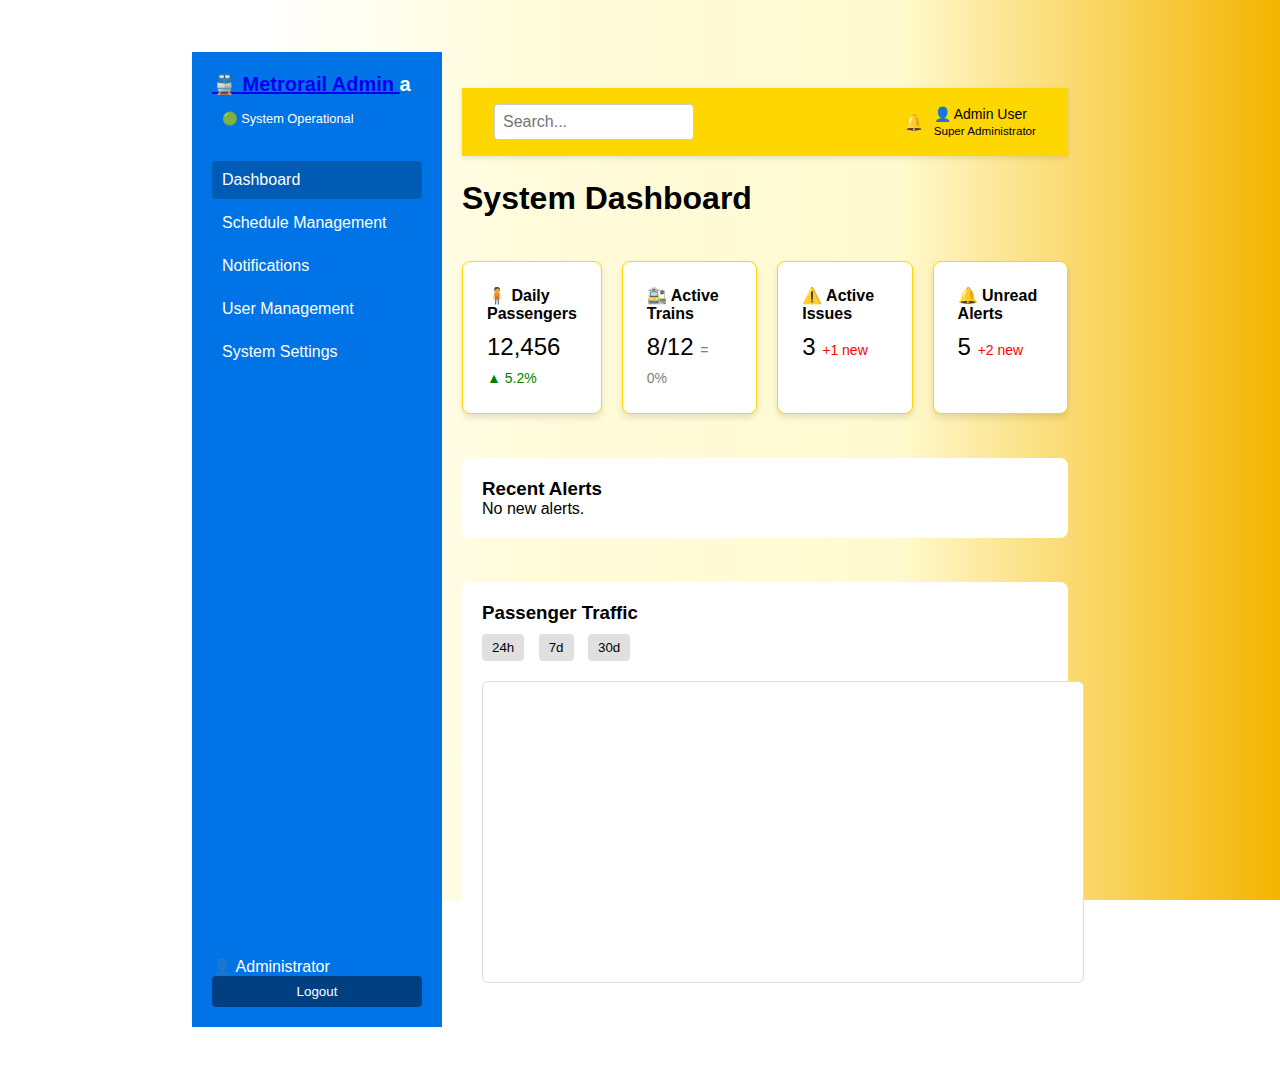
<file: ADMIN PAGE/index.html>
<!DOCTYPE html>
<html lang="en">
<head>
  <meta charset="UTF-8" />
  <meta name="viewport" content="width=device-width, initial-scale=1.0"/>
  <title>Metrorail Admin Dashboard</title>
  <link rel="stylesheet" href="cascading stylesheet/styles.css"/>
</head>
<body>
  <div class="container">

    <aside class="sidebar">
      <div class="brand"> <a href="../index.html">🚆 Metrorail Admin </a>a</div>
      <p class="status">🟢 System Operational</p>
      <nav>
        <a href="index.html" class="active">Dashboard</a>
        <a href="schedule.html">Schedule Management</a>
        <a href="notification.html">Notifications</a>
        <a href="User management.html">User Management</a>
        <a href="system-settings.html">System Settings</a>
      </nav>
      <div class="logout">
        <p>👤 Administrator</p>
        <button onclick="location.href='../login.html'">Logout</button>
      </div>
    </aside>

    <main class="dashboard">
      <header>
        <input type="search" placeholder="Search..." />
        <div class="user-info">
          <span>🔔</span>
          <span class="admin-user">👤 Admin User<br><small>Super Administrator</small></span>
        </div>
      </header>

      <h1>System Dashboard</h1>
      <div class="cards">
        <div class="card">
          <h3>🧍 Daily Passengers</h3>
          <p class="value">12,456 <span class="up">▲ 5.2%</span></p>
        </div>
        <div class="card">
          <h3>🚉 Active Trains</h3>
          <p class="value">8/12 <span class="neutral">= 0%</span></p>
        </div>
        <div class="card">
          <h3>⚠️ Active Issues</h3>
          <p class="value">3 <span class="new">+1 new</span></p>
        </div>
        <div class="card">
          <h3>🔔 Unread Alerts</h3>
          <p class="value">5 <span class="new">+2 new</span></p>
        </div>
      </div>

      <div class="system-section">
        <div class="system-box">
          <h3>Recent Alerts</h3>
          <p>No new alerts.</p>
        </div>
       
      </div>

      <div class="traffic">
        <h3>Passenger Traffic</h3>
        <div class="range-buttons">
          <button onclick="selectRange('24h')">24h</button>
          <button onclick="selectRange('7d')">7d</button>
          <button onclick="selectRange('30d')">30d</button>
        </div>
        <div id="traffic-chart-container">
			<canvas id="traffic-chart" width="600" height="300"></canvas>
		</div>
      </div>
    </main>
  </div>

  <script src="javascript/script.js"></script>
</body>
</html>
</file>
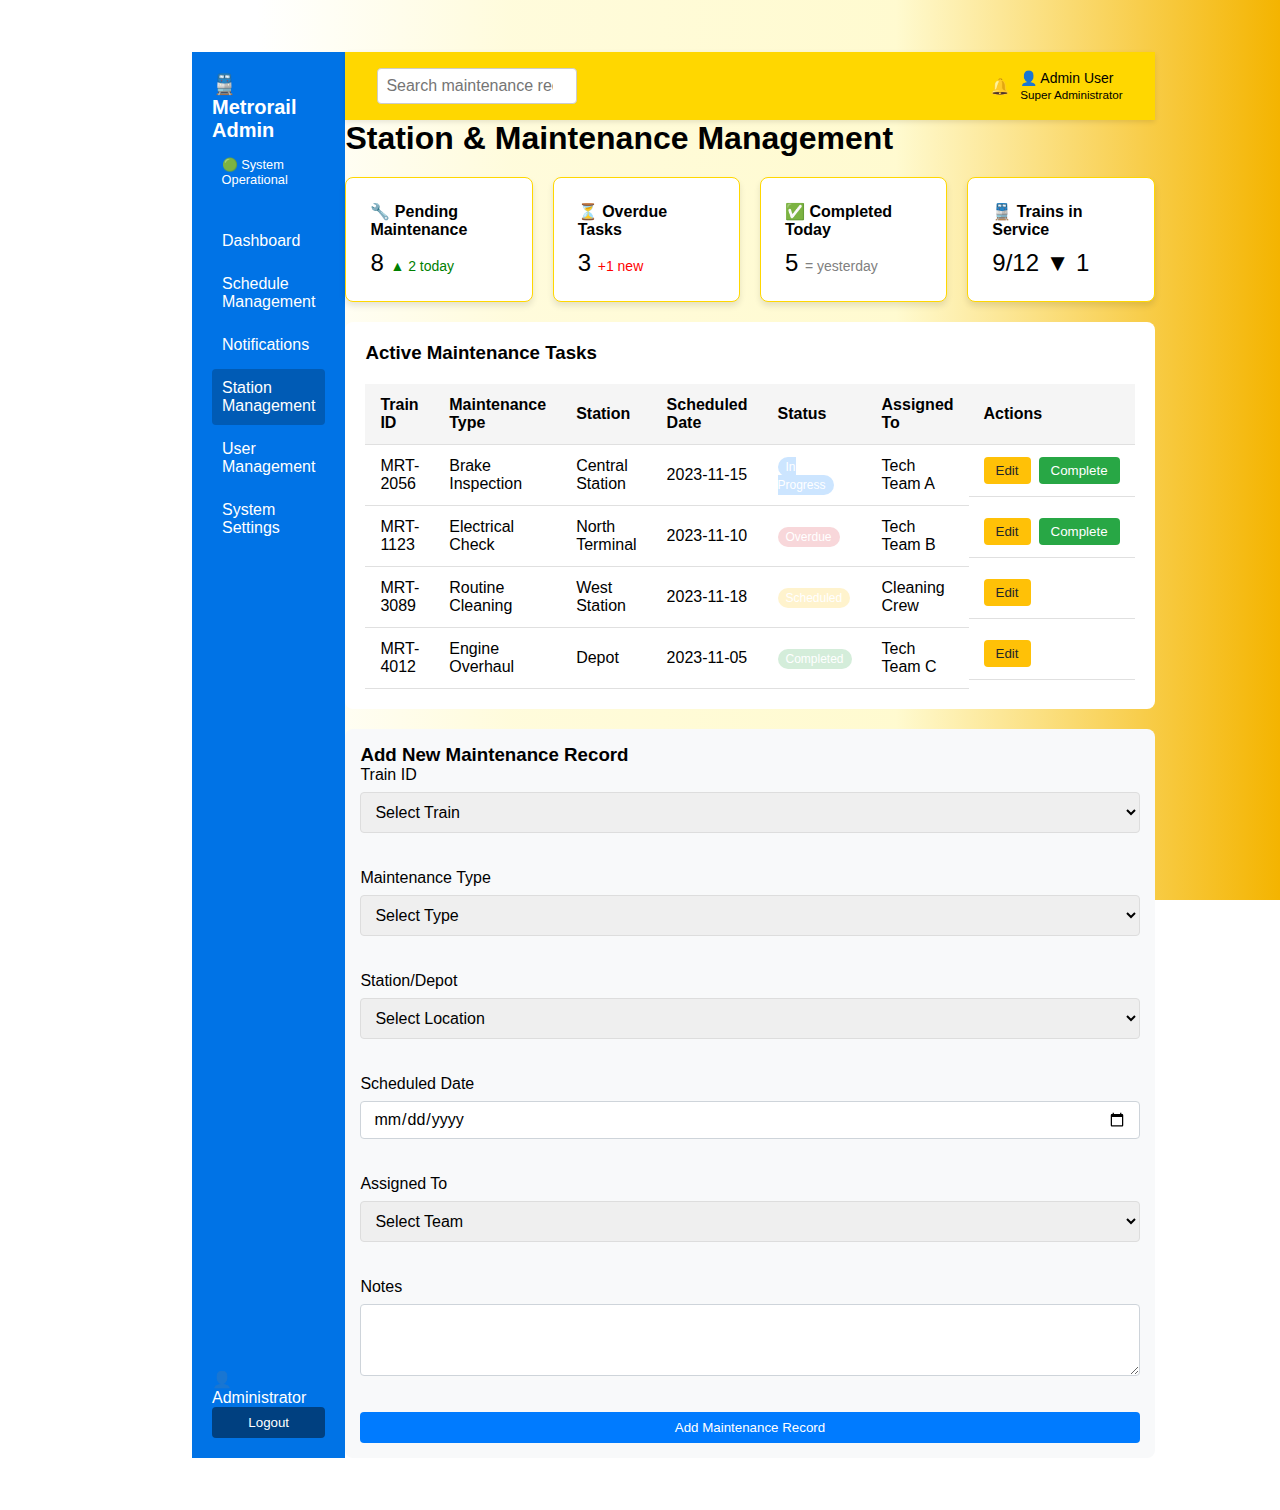
<file: ADMIN PAGE/station.html>
<!DOCTYPE html>
<html lang="en">
<head>
  <meta charset="UTF-8" />
  <meta name="viewport" content="width=device-width, initial-scale=1.0"/>
  <title>Station Management</title>
  <link rel="stylesheet" href="cascading stylesheet/station.css" />
  <link rel="stylesheet" href="cascading stylesheet/styles.css"/>
 
</head>
<body>
  <div class="container">
    <!-- Sidebar navigation section  -->
    <aside class="sidebar">
      <div class="brand">🚆 Metrorail Admin</div>
      <p class="status">🟢 System Operational</p>
      <nav>
        <a href="index.html">Dashboard</a>
        <a href="schedule.html">Schedule Management</a>
        <a href="Notification.html">Notifications</a>
        <a href="station.html" class="active">Station Management</a>
        <a href="user management.html">User Management</a>
        <a href="system-settings.html">System Settings</a>
      </nav>
      <div class="logout">
        <p>👤 Administrator</p>
        <button>Logout</button>
      </div>
    </aside>

    <!-- The main section were trains are monitered based on availability -->
    <main class="station maintenance">
      <header>
        <input type="search" placeholder="Search maintenance records..." />
        <div class="user-info">
          <span>🔔</span>
          <span class="admin-user">👤 Admin User<br><small>Super Administrator</small></span>
        </div>
      </header>

      <h1>Station & Maintenance Management</h1>
      
      <div class="cards">
        <div class="card">
          <h3>🔧 Pending Maintenance</h3>
          <p class="value">8 <span class="up">▲ 2 today</span></p>
        </div>
        <div class="card">
          <h3>⏳ Overdue Tasks</h3>
          <p class="value">3 <span class="new">+1 new</span></p>
        </div>
        <div class="card">
          <h3>✅ Completed Today</h3>
          <p class="value">5 <span class="neutral">= yesterday</span></p>
        </div>
        <div class="card">
          <h3>🚆 Trains in Service</h3>
          <p class="value">9/12 <span class="down">▼ 1</span></p>
        </div>
      </div>
    <!--The trains that are not available -->
      <div class="system-section">
        <div class="system-box">
          <h3>Active Maintenance Tasks</h3>
          <table class="maintenance-table">
            <thead>
              <tr>
                <th>Train ID</th>
                <th>Maintenance Type</th>
                <th>Station</th>
                <th>Scheduled Date</th>
                <th>Status</th>
                <th>Assigned To</th>
                <th>Actions</th>
              </tr>
            </thead>
            <tbody>
              <tr>
                <td>MRT-2056</td>
                <td>Brake Inspection</td>
                <td>Central Station</td>
                <td>2023-11-15</td>
                <td><span class="status-badge status-in-progress">In Progress</span></td>
                <td>Tech Team A</td>
                <td class="action-buttons">
                  <button class="edit-btn">Edit</button>
                  <button class="complete-btn">Complete</button>
                </td>
              </tr>
              <tr>
                <td>MRT-1123</td>
                <td>Electrical Check</td>
                <td>North Terminal</td>
                <td>2023-11-10</td>
                <td><span class="status-badge status-overdue">Overdue</span></td>
                <td>Tech Team B</td>
                <td class="action-buttons">
                  <button class="edit-btn">Edit</button>
                  <button class="complete-btn">Complete</button>
                </td>
              </tr>
              <tr>
                <td>MRT-3089</td>
                <td>Routine Cleaning</td>
                <td>West Station</td>
                <td>2023-11-18</td>
                <td><span class="status-badge status-scheduled">Scheduled</span></td>
                <td>Cleaning Crew</td>
                <td class="action-buttons">
                  <button class="edit-btn">Edit</button>
                </td>
              </tr>
              <tr>
                <td>MRT-4012</td>
                <td>Engine Overhaul</td>
                <td>Depot</td>
                <td>2023-11-05</td>
                <td><span class="status-badge status-completed">Completed</span></td>
                <td>Tech Team C</td>
                <td class="action-buttons">
                  <button class="edit-btn">Edit</button>
                </td>
              </tr>
            </tbody>
          </table>
        </div>
      </div>

      <div class="add-maintenance">
        <h3>Add New Maintenance Record</h3>
        <form id="maintenance-form">
          <div class="form-group">
            <label for="train-id">Train ID</label>
            <select id="train-id" required>
              <option value="">Select Train</option>
              <option value="MRT-2056">MRT-2056</option>
              <option value="MRT-1123">MRT-1123</option>
              <option value="MRT-3089">MRT-3089</option>
              <option value="MRT-4012">MRT-4012</option>
              <option value="MRT-5077">MRT-5077</option>
            </select>
          </div>
          <!-- The reason for maitanance-->
          <div class="form-group">
            <label for="maintenance-type">Maintenance Type</label>
            <select id="maintenance-type" required>
              <option value="">Select Type</option>
              <option value="Brake Inspection">Brake Inspection</option>
              <option value="Electrical Check">Electrical Check</option>
              <option value="Routine Cleaning">Routine Cleaning</option>
              <option value="Engine Overhaul">Engine Overhaul</option>
              <option value="Wheel Alignment">Wheel Alignment</option>
              <option value="Other">Other</option>
            </select>
          </div>
          <!--The station where it will be serviced-->
          <div class="form-group">
            <label for="station">Station/Depot</label>
            <select id="station" required>
              <option value="">Select Location</option>
              <option value="Central Station">Central Station</option>
              <option value="North Terminal">North Terminal</option>
              <option value="West Station">West Station</option>
              <option value="East Hub">East Hub</option>
              <option value="Depot">Depot</option>
            </select>
          </div>
          
          <div class="form-group">
            <label for="scheduled-date">Scheduled Date</label>
            <input type="date" id="scheduled-date" required>
          </div>
          <!--The team that will service the train-->
          <div class="form-group">
            <label for="assigned-to">Assigned To</label>
            <select id="assigned-to" required>
              <option value="">Select Team</option>
              <option value="Tech Team A">Tech Team A</option>
              <option value="Tech Team B">Tech Team B</option>
              <option value="Tech Team C">Tech Team C</option>
              <option value="Cleaning Crew">Cleaning Crew</option>
              <option value="External Vendor">External Vendor</option>
            </select>
          </div>
          
          <div class="form-group">
            <label for="notes">Notes</label>
            <textarea id="notes" rows="3"></textarea>
          </div>
          
          <button type="submit" class="submit-btn">Add Maintenance Record</button>
        </form>
      </div>
    </main>
  </div>

  <script src="javascript/station.js"></script>
 
</body>

</html>
</file>
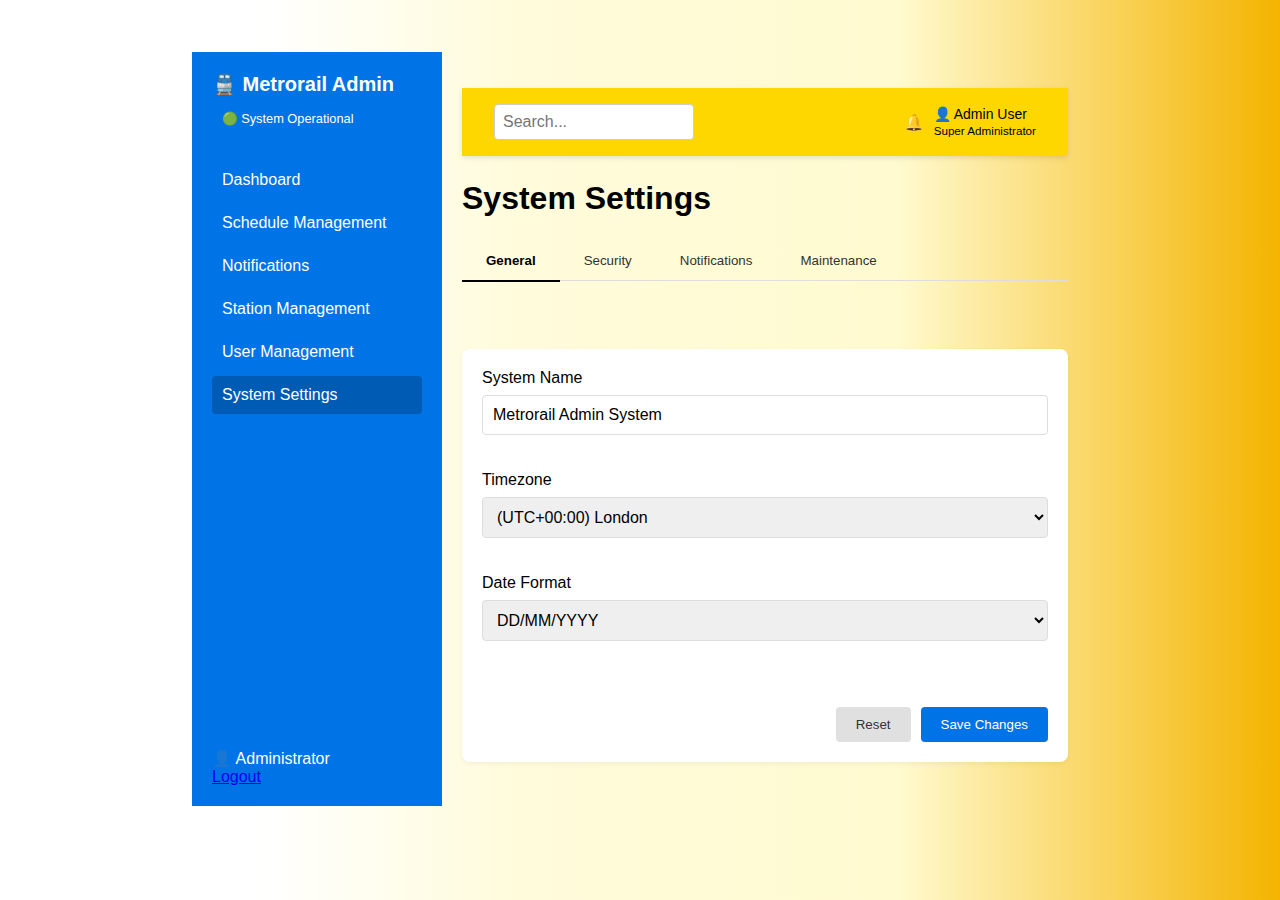
<file: ADMIN PAGE/system-settings.html>
<!DOCTYPE html>
<html lang="en">
<head>
  <meta charset="UTF-8" />
  <meta name="viewport" content="width=device-width, initial-scale=1.0"/>
  <title>System Settings | Metrorail Admin</title>
  <link rel="stylesheet" href="cascading stylesheet/styles.css" />
</head>
<body>
  <div class="container">
    <!-- Sidebar navigation section -->
    <aside class="sidebar">
      <div class="brand">🚆 Metrorail Admin</div>
      <p class="status">🟢 System Operational</p>
      <nav>
        <a href="index.html">Dashboard</a>
        <a href="schedule.html">Schedule Management</a>
        <a href="notification.html">Notifications</a>
        <a href="station.html">Station Management</a>
        <a href="User management.html">User Management</a>
        <a href="system-settings.html" class="active">System Settings</a>
      </nav>
      <div class="logout">
        <p>👤 Administrator</p>
		<a href="login.html" class="button">Logout</a>
      </div>
    </aside>

    <!-- the main contentent were settings functions will take place-->
    <main class="dashboard">
      <header>
        <input type="search" placeholder="Search..." />
        <div class="user-info">
          <span>🔔</span>
          <span class="admin-user">👤 Admin User<br><small>Super Administrator</small></span>
        </div>
      </header>

      <h1>System Settings</h1>
      
      <div class="settings-tabs">
        <button class="tab-btn active" onclick="openTab('general')">General</button>
        <button class="tab-btn" onclick="openTab('security')">Security</button>
        <button class="tab-btn" onclick="openTab('notifications')">Notifications</button>
        <button class="tab-btn" onclick="openTab('maintenance')">Maintenance</button>
      </div>

      <div id="general" class="tab-content active">
        <form class="settings-form">
          <div class="form-group">
            <label for="system-name">System Name</label>
            <input type="text" id="system-name" value="Metrorail Admin System">
          </div>
          
          <div class="form-group">
            <label for="timezone">Timezone</label>
            <select id="timezone">
              <option selected>(UTC+00:00) London</option>
              <option>(UTC-05:00) Eastern Time</option>
              <option>(UTC+08:00) Beijing</option>
            </select>
          </div>
          
          <div class="form-group">
            <label for="date-format">Date Format</label>
            <select id="date-format">
              <option selected>DD/MM/YYYY</option>
              <option>MM/DD/YYYY</option>
              <option>YYYY-MM-DD</option>
            </select>
          </div>
       
          <div class="form-actions">
			<button type="button" class="btn-secondary" data-tab="general">Reset</button>
			<button type="submit" class="btn-primary">Save Changes</button>
		  </div>
        </form>
      </div>

      <div id="security" class="tab-content">
        <form class="settings-form">
          <div class="form-group">
            <label for="session-timeout">Session Timeout (minutes)</label>
            <input type="number" id="session-timeout" value="30" min="5" max="240">
          </div>
          
          <div class="form-group">
            <label for="login-attempts">Max Login Attempts</label>
            <input type="number" id="login-attempts" value="5" min="1" max="10">
          </div>
          
          <div class="form-group">
            <label for="password-expiry">Password Expiry (days)</label>
            <input type="number" id="password-expiry" value="90" min="7" max="365">
          </div>
          
          <div class="form-group">
            <label>Password Requirements</label>
            <div class="checkbox-group">
              <label><input type="checkbox" checked> Minimum 8 characters</label>
              <label><input type="checkbox" checked> Require uppercase</label>
              <label><input type="checkbox" checked> Require number</label>
              <label><input type="checkbox"> Require special character</label>
            </div>
          </div>
          
          <div class="form-actions">
            <button type="button" class="btn-secondary">Reset</button>
            <button type="submit" class="btn-primary">Save Changes</button>
          </div>
        </form>
      </div>

      <div id="notifications" class="tab-content">
        <form class="settings-form">
          <div class="form-group">
            <label>Notification Preferences</label>
            <div class="checkbox-group">
              <label><input type="checkbox" checked> Email notifications</label>
              <label><input type="checkbox" checked> System alerts</label>
              <label><input type="checkbox"> SMS notifications</label>
              <label><input type="checkbox" checked> Push notifications</label>
            </div>
          </div>
          
          <div class="form-group">
            <label for="alert-email">Alert Email Address</label>
            <input type="email" id="alert-email" value="alerts@metrorail.example.com">
          </div>
          
          <div class="form-group">
            <label for="notification-sound">Notification Sound</label>
            <select id="notification-sound">
              <option selected>Default</option>
              <option>Chime</option>
              <option>Bell</option>
              <option>None</option>
            </select>
          </div>
          
          <div class="form-actions">
            <button type="button" class="btn-secondary">Reset</button>
            <button type="submit" class="btn-primary">Save Changes</button>
          </div>
        </form>
      </div>

      <div id="maintenance" class="tab-content">
        <div class="maintenance-actions">
          <div class="action-card">
            <h3>Database Backup</h3>
            <p>Last backup: 2 hours ago</p>
            <button class="btn-primary">Run Backup Now</button>
          </div>
          
          <div class="action-card">
            <h3>System Logs</h3>
            <p>Log size: 45.2 MB</p>
            <button class="btn-primary">Download Logs</button>
          </div>
          
          <div class="action-card">
            <h3>Cache Management</h3>
            <p>Cache size: 12.7 MB</p>
            <button class="btn-primary">Clear Cache</button>
          </div>
        </div>
        
        <div class="system-info">
          <h3>System Information</h3>
          <table>
            <tr>
              <td>System Version</td>
              <td>v2.4.1</td>
            </tr>
            <tr>
              <td>Last Update</td>
              <td>2023-11-15</td>
            </tr>
            <tr>
              <td>Server Uptime</td>
              <td>7 days 3 hours</td>
            </tr>
            <tr>
              <td>Database Version</td>
              <td>MySQL 8.0.32</td>
            </tr>
          </table>
        </div>
      </div>
    </main>
  </div>

  <script src="javascript/settings-script.js"></script>
</body>
</html>
</file>
<file: ADMIN PAGE/cascading stylesheet/styles.css>
* {
  margin: 0;
  padding: 0;
  box-sizing: border-box;
  font-family: 'Segoe UI', sans-serif;
}

body {
    background: linear-gradient(
		to right,
		#ffffff 0%,
		#ffffff 15%,
		rgba(255,255,255,0.8) 20%,
		rgba(255,249,196,0.6) 40%,
		rgba(255,249,196,0.8) 70%,
		#f4b400 100%);
	background-attachment: fixed;
	color: #333;
	padding: 20px;
	max-width: 1000px;
	margin: 0 auto;
	min-height: 100vh;
}

.container {
  display: flex;
  width: 100%;
}

.sidebar {
  width: 250px;
  background: #0073e6;
  color: white;
  display: flex;
  flex-direction: column;
  padding: 20px;
  height: relative;
}

.brand {
  font-size: 20px;
  font-weight: bold;
  margin-bottom: 10px;
}

.status {
  font-size: 14px;
  margin-bottom: 30px;
}

.sidebar nav a {
  display: block;
  color: white;
  text-decoration: none;
  padding: 10px;
  margin-bottom: 5px;
  border-radius: 4px;
}

.sidebar nav a.active,
.sidebar nav a:hover {
  background: #005bb5;
}

.logout {
  margin-top: auto;
}

.logout button {
  padding: 8px;
  width: 100%;
  background: #004080;
  color: white;
  border: none;
  cursor: pointer;
  border-radius: 4px;
}

.dashboard {
  flex: 1;
  padding: 20px;
}

header {
  display: flex;
  justify-content: space-between;
  align-items: center;
}

header input[type="search"] {
  padding: 8px;
  width: 200px;
  border: 1px solid #ccc;
  border-radius: 4px;
}

.user-info {
  display: flex;
  align-items: center;
  gap: 10px;
}

.admin-user {
  font-size: 14px;
}

.cards {
  display: flex;
  gap: 20px;
  margin: 20px 0;
}

.card {
  background: white;
  padding: 20px;
  border-radius: 8px;
  flex: 1;
  box-shadow: 0 2px 5px rgba(0,0,0,0.05);
}

.card h3 {
  font-size: 16px;
  margin-bottom: 10px;
}

.card .value {
  font-size: 24px;
}

.up {
  color: green;
  font-size: 14px;
}

.neutral {
  color: gray;
  font-size: 14px;
}

.new {
  color: red;
  font-size: 14px;
}

.system-section {
  display: flex;
  gap: 20px;
  margin-bottom: 20px;
}

.system-box {
  background: white;
  padding: 20px;
  border-radius: 8px;
  flex: 1;
}

.system-box ul {
  list-style: none;
  margin-top: 10px;
}

.traffic {
  background: white;
  padding: 20px;
  border-radius: 8px;
}

.range-buttons {
  margin: 10px 0;
}

.range-buttons button {
  margin-right: 10px;
  padding: 6px 10px;
  border: none;
  background: #e0e0e0;
  cursor: pointer;
  border-radius: 4px;
}

.range-buttons button:hover {
  background: #cfcfcf;
}
#traffic-chart-container {
  margin-top: 20px;
}

#traffic-chart {
  border: 1px solid #ddd;
  background: #fff;
  border-radius: 6px;
}

.settings-tabs {
  display: flex;
  border-bottom: 1px solid #ddd;
  margin-bottom: 20px;
}

.tab-btn {
  padding: 10px 20px;
  background: none;
  border: none;
  border-bottom: 3px solid transparent;
  cursor: pointer;
  font-weight: 500;
}

.tab-btn.active {
  border-bottom-color: #0073e6;
  color: #0073e6;
}

.tab-content {
  display: none;
  padding: 20px 0;
}

.tab-content.active {
  display: block;
}

.settings-form {
  background: white;
  padding: 20px;
  border-radius: 8px;
  box-shadow: 0 2px 5px rgba(0,0,0,0.05);
}

.form-group {
  margin-bottom: 20px;
}

.form-group label {
  display: block;
  margin-bottom: 8px;
  font-weight: 500;
}

.form-group input[type="text"],
.form-group input[type="email"],
.form-group input[type="number"],
.form-group select {
  width: 100%;
  padding: 10px;
  border: 1px solid #ddd;
  border-radius: 4px;
}

.checkbox-group {
  display: flex;
  flex-direction: column;
  gap: 10px;
}

.checkbox-group label {
  display: flex;
  align-items: center;
  gap: 8px;
  font-weight: normal;
}


.form-actions {
  display: flex;
  justify-content: flex-end;
  gap: 10px;
  margin-top: 30px;
}

.btn-primary {
  background: #0073e6;
  color: white;
  padding: 10px 20px;
  border: none;
  border-radius: 4px;
  cursor: pointer;
}

.btn-secondary {
  background: #e0e0e0;
  color: #333;
  padding: 10px 20px;
  border: none;
  border-radius: 4px;
  cursor: pointer;
}

.maintenance-actions {
  display: grid;
  grid-template-columns: repeat(auto-fill, minmax(250px, 1fr));
  gap: 20px;
  margin-bottom: 30px;
}

.action-card {
  background: white;
  padding: 20px;
  border-radius: 8px;
  box-shadow: 0 2px 5px rgba(0,0,0,0.05);
}

.action-card h3 {
  margin-bottom: 10px;
}

.action-card p {
  margin-bottom: 15px;
  color: #666;
}

.system-info table {
  width: 100%;
  border-collapse: collapse;
}

.system-info td {
  padding: 10px;
  border-bottom: 1px solid #eee;
}

.system-info td:first-child {
  font-weight: 500;
  width: 40%;
}
.toast-notification {
  position: fixed;
  bottom: 20px;
  right: 20px;
  background: #333;
  color: white;
  padding: 12px 24px;
  border-radius: 4px;
  box-shadow: 0 2px 10px rgba(0,0,0,0.2);
  z-index: 1000;
  animation: slide-in 0.3s ease-out;
}

.toast-notification.fade-out {
  animation: fade-out 0.3s ease-out forwards;
}

@keyframes slide-in {
  from { transform: translateY(100%); opacity: 0; }
  to { transform: translateY(0); opacity: 1; }
}

@keyframes fade-out {
  from { opacity: 1; }
  to { opacity: 0; }
}


/* Notification Center Styles */
.notification-actions {
  display: flex;
  justify-content: space-between;
  align-items: center;
  margin: 20px 0;
}

.notification-filters select {
  padding: 8px 12px;
  margin-left: 10px;
  border: 1px solid #ddd;
  border-radius: 4px;
}

.notifications-list {
  display: grid;
  gap: 15px;
}

.notification-card {
  background: white;
  padding: 20px;
  border-radius: 8px;
  box-shadow: 0 2px 5px rgba(0,0,0,0.05);
  border-left: 4px solid #ddd;
}

.notification-card.urgent {
  border-left-color: #f44336;
}

.notification-card.scheduled {
  border-left-color: #ff9800;
}

.notification-header {
  display: flex;
  justify-content: space-between;
  margin-bottom: 10px;
}

.notification-badge {
  padding: 3px 8px;
  border-radius: 12px;
  font-size: 12px;
  font-weight: bold;
  color: white;
}

.notification-badge.delay {
  background: #ff9800;
}

.notification-badge.cancellation {
  background: #f44336;
}

.notification-badge.alert {
  background: #2196F3;
}

.notification-badge.maintenance {
  background: #4CAF50;
}

.notification-time {
  font-size: 12px;
  color: #666;
}

.notification-card h3 {
  margin: 5px 0 10px;
  font-size: 16px;
}

.notification-footer {
  display: flex;
  justify-content: space-between;
  align-items: center;
  margin-top: 15px;
  padding-top: 10px;
  border-top: 1px solid #eee;
  font-size: 14px;
}

.notification-lines {
  background: #f5f5f5;
  padding: 3px 8px;
  border-radius: 4px;
}

.notification-channels {
  color: #666;
}

.btn-small {
  padding: 5px 10px;
  background: #e0e0e0;
  border: none;
  border-radius: 4px;
  cursor: pointer;
}

/* Modal Styles */
.modal {
  display: none;
  position: fixed;
  z-index: 100;
  left: 0;
  top: 0;
  width: 100%;
  height: 100%;
  background-color: rgba(0,0,0,0.4);
}

.modal-content {
  background-color: #fefefe;
  margin: 5% auto;
  padding: 25px;
  border-radius: 8px;
  width: 60%;
  max-width: 700px;
  box-shadow: 0 4px 20px rgba(0,0,0,0.15);
}

.close-modal {
  color: #aaa;
  float: right;
  font-size: 28px;
  font-weight: bold;
  cursor: pointer;
}

.close-modal:hover {
  color: #333;
}

/* Form Styles */
textarea {
  width: 100%;
  padding: 10px;
  border: 1px solid #ddd;
  border-radius: 4px;
  resize: vertical;
}

.schedule-options {
  display: flex;
  gap: 15px;
  align-items: center;
}

.schedule-options label {
  display: flex;
  align-items: center;
  gap: 5px;
}
/* Empty State */
.empty-state {
  text-align: center;
  padding: 40px 20px;
  background: #f9f9f9;
  border-radius: 8px;
  margin: 20px 0;
}

.empty-icon {
  width: 80px;
  opacity: 0.6;
  margin-bottom: 15px;
}

/* Scrollable Notifications */
.notifications-list {
  max-height: 70vh;
  overflow-y: auto;
  padding-right: 10px;
}

/* Train Selection */
.train-selection {
  display: flex;
  gap: 10px;
  margin-bottom: 10px;
}

.train-selection select {
  flex: 1;
  padding: 8px;
}

.selected-items {
  display: flex;
  flex-wrap: wrap;
  gap: 8px;
  margin-top: 10px;
}

.selected-train {
  background: #e3f2fd;
  padding: 5px 10px;
  border-radius: 15px;
  font-size: 13px;
  display: flex;
  align-items: center;
}

.selected-train button {
  background: none;
  border: none;
  margin-left: 5px;
  cursor: pointer;
  color: #666;
}
/* Modal Styles Update */
.modal {
  display: none;
  position: fixed;
  z-index: 100;
  left: 0;
  top: 0;
  width: 100%;
  height: 100%;
  background-color: rgba(0,0,0,0.4);
  overflow: auto; /* Changed from default */
}

.modal-content {
  background-color: #fefefe;
  margin: 2% auto; /* Reduced from 5% */
  padding: 25px;
  border-radius: 8px;
  width: 60%;
  max-width: 700px;
  max-height: 90vh; /* Added */
  overflow-y: auto; /* Added */
  box-shadow: 0 4px 20px rgba(0,0,0,0.15);
  position: relative; /* Added */
}

/* Prevent body scrolling when modal is open */
body.modal-open {
  overflow: hidden;
}
/* Notification Center Styles */
.notification-card {
  background: white;
  padding: 20px;
  border-radius: 8px;
  margin-bottom: 15px;
  box-shadow: 0 2px 5px rgba(0,0,0,0.05);
  border-left: 4px solid #ddd;
}

.notification-card.urgent {
  border-left-color: #f44336;
}

.notification-card.scheduled {
  border-left-color: #ff9800;
}

.notification-header {
  display: flex;
  justify-content: space-between;
  margin-bottom: 10px;
}

.notification-badge {
  padding: 3px 8px;
  border-radius: 12px;
  font-size: 12px;
  font-weight: bold;
  color: white;
}

.notification-badge.delay {
  background: #ff9800;
}

.notification-badge.cancellation {
  background: #f44336;
}

.notification-badge.alert {
  background: #2196F3;
}

.notification-badge.maintenance {
  background: #4CAF50;
}

.notification-time {
  font-size: 12px;
  color: #666;
}

.notification-footer {
  display: flex;
  justify-content: space-between;
  margin-top: 15px;
  padding-top: 10px;
  border-top: 1px solid #eee;
  font-size: 14px;
}

.train-selection {
  display: flex;
  gap: 10px;
  margin-bottom: 10px;
}

.selected-items {
  display: flex;
  flex-wrap: wrap;
  gap: 8px;
  margin-top: 10px;
}

.selected-train {
  background: #e3f2fd;
  padding: 5px 10px;
  border-radius: 15px;
  font-size: 13px;
  display: flex;
  align-items: center;
}

.selected-train button {
  background: none;
  border: none;
  margin-left: 5px;
  cursor: pointer;
  color: #666;
}

/* Schedule Management Styles */
.schedule-view {
  display: flex;
  flex-direction: column;
  margin-top: 20px;
}

.gantt-header {
  display: flex;
  border-bottom: 1px solid #eee;
}

.station-col {
  width: 200px;
  padding: 10px;
  font-weight: bold;
}

.time-slots {
  display: flex;
  flex: 1;
}

.time-slot {
  flex: 1;
  min-width: 60px;
  padding: 10px;
  text-align: center;
  font-size: 12px;
}

.gantt-body {
  display: flex;
  flex-direction: column;
}

.gantt-row {
  display: flex;
  border-bottom: 1px solid #f5f5f5;
}

.station-cell {
  width: 200px;
  padding: 10px;
}

.times-row {
  display: flex;
  flex: 1;
}

.time-cell {
  flex: 1;
  min-width: 60px;
  padding: 10px;
  position: relative;
}

.train-marker {
  width: 10px;
  height: 10px;
  background: #0073e6;
  border-radius: 50%;
  position: absolute;
  top: 50%;
  left: 50%;
  transform: translate(-50%, -50%);
}

.special-schedules-table {
  width: 100%;
  border-collapse: collapse;
  margin-top: 15px;
}

.special-schedules-table th,
.special-schedules-table td {
  padding: 12px;
  text-align: left;
  border-bottom: 1px solid #eee;
}

.special-schedules-table th {
  background: #f5f5f5;
  font-weight: 500;
}

.adjustment-card {
  background: white;
  padding: 15px;
  border-radius: 8px;
  margin-bottom: 15px;
  box-shadow: 0 2px 5px rgba(0,0,0,0.05);
}

.adj-header {
  display: flex;
  justify-content: space-between;
  margin-bottom: 10px;
}

.adj-type {
  padding: 3px 8px;
  border-radius: 12px;
  font-size: 12px;
  font-weight: bold;
  color: white;
}

.adj-type.delay {
  background: #ff9800;
}

.adj-type.cancellation {
  background: #f44336;
}

.adj-date {
  font-size: 12px;
  color: #666;
}

.adj-actions {
  margin-top: 10px;
  display: flex;
  justify-content: flex-end;
}

/* User Management Styles */
.users-table {
  width: 100%;
  border-collapse: collapse;
  margin-top: 20px;
}

.users-table th,
.users-table td {
  padding: 12px;
  text-align: left;
  border-bottom: 1px solid #eee;
}

.users-table th {
  background: #f5f5f5;
  font-weight: 500;
}

.role-badge {
  padding: 3px 8px;
  border-radius: 12px;
  font-size: 12px;
  color: white;
}

.role-badge.admin {
  background: #0073e6;
}

.role-badge.manager {
  background: #4CAF50;
}

.role-badge.staff {
  background: #ff9800;
}

.role-badge.maintenance {
  background: #9C27B0;
}

.status-badge {
  padding: 3px 8px;
  border-radius: 12px;
  font-size: 12px;
  color: white;
}

.status-badge.active {
  background: #4CAF50;
}

.status-badge.inactive {
  background: #f44336;
}

/* Station Management Styles */
.station-view {
  display: flex;
  gap: 20px;
  margin-top: 20px;
}

.station-list-container {
  width: 300px;
}

.station-list {
  background: white;
  border-radius: 8px;
  box-shadow: 0 2px 5px rgba(0,0,0,0.05);
  max-height: 70vh;
  overflow-y: auto;
}

.station-item {
  display: flex;
  align-items: center;
  padding: 15px;
  border-bottom: 1px solid #eee;
  cursor: pointer;
}

.station-item:hover {
  background: #f9f9f9;
}

.station-item.active {
  background: #e3f2fd;
}

.station-icon {
  font-size: 24px;
  margin-right: 15px;
}

.station-info {
  flex: 1;
}

.station-info h3 {
  font-size: 16px;
  margin-bottom: 5px;
}

.station-info p {
  font-size: 13px;
  color: #666;
}

.station-status {
  font-size: 18px;
}

.station-status.active {
  color: #4CAF50;
}

.station-status.maintenance {
  color: #ff9800;
}

.station-details {
  flex: 1;
}

.station-detail-card {
  background: white;
  padding: 20px;
  border-radius: 8px;
  box-shadow: 0 2px 5px rgba(0,0,0,0.05);
  height: 100%;
}

.station-header {
  display: flex;
  justify-content: space-between;
  align-items: center;
  margin-bottom: 20px;
}

.station-code {
  color: #666;
  font-weight: normal;
}

.station-map {
  height: 250px;
  margin-bottom: 20px;
  border-radius: 6px;
  overflow: hidden;
}

.station-properties {
  margin-bottom: 20px;
}

.property {
  display: flex;
  margin-bottom: 10px;
}

.property label {
  width: 100px;
  font-weight: 500;
}

.line-badge {
  padding: 3px 8px;
  border-radius: 12px;
  font-size: 12px;
  color: white;
}

.line-badge.red {
  background: #f44336;
}

.line-badge.blue {
  background: #2196F3;
}

.line-badge.green {
  background: #4CAF50;
}

.facilities-list {
  list-style: none;
  padding: 0;
  margin: 0;
}

.facilities-list li {
  margin-bottom: 5px;
}

.station-actions {
  display: flex;
  gap: 10px;
  margin-top: 20px;
}

/* Reports & Analytics Styles */
.report-cards {
  display: grid;
  grid-template-columns: repeat(auto-fill, minmax(300px, 1fr));
  gap: 20px;
  margin-top: 20px;
}

.report-card {
  background: white;
  padding: 20px;
  border-radius: 8px;
  box-shadow: 0 2px 5px rgba(0,0,0,0.05);
  height: 300px;
}

.performance-filters,
.financial-filters {
  display: flex;
  gap: 15px;
  margin: 20px 0;
}

.performance-report,
.financial-report {
  height: 400px;
  margin-bottom: 30px;
}

.financial-table {
  background: white;
  padding: 20px;
  border-radius: 8px;
  box-shadow: 0 2px 5px rgba(0,0,0,0.05);
}

.financial-table table {
  width: 100%;
  border-collapse: collapse;
}

.financial-table th,
.financial-table td {
  padding: 12px;
  text-align: left;
  border-bottom: 1px solid #eee;
}

.financial-table th {
  background: #f5f5f5;
  font-weight: 500;
}

.custom-report-builder {
  display: flex;
  gap: 30px;
  margin-top: 20px;
}

.builder-controls {
  width: 300px;
  background: white;
  padding: 20px;
  border-radius: 8px;
  box-shadow: 0 2px 5px rgba(0,0,0,0.05);
}

.preview-area {
  flex: 1;
  background: white;
  padding: 20px;
  border-radius: 8px;
  box-shadow: 0 2px 5px rgba(0,0,0,0.05);
}

.report-preview {
  min-height: 400px;
  display: flex;
  align-items: center;
  justify-content: center;
  color: #666;
}

.date-range {
  display: flex;
  align-items: center;
  gap: 10px;
}

.date-range span {
  color: #666;
}
:root {
            --primary: #FFD700; /* Yellow */
            --secondary: #000000; /* Black */
            --background: #FFFFFF; /* White */
            --text: #333333;
            --highlight: #FFFACD;
        }

        * {
            margin: 0;
            padding: 0;
            box-sizing: border-box;
            font-family: 'Segoe UI', Tahoma, Geneva, Verdana, sans-serif;
        }

        body {
            background-color: var(--background);
            color: var(--secondary);
        }

        header {
            background-color: var(--primary);
            color: var(--secondary);
            padding: 1rem 2rem;
            display: flex;
            justify-content: space-between;
            align-items: center;
            box-shadow: 0 2px 5px rgba(0,0,0,0.1);
        }

        .logo {
            font-size: 1.5rem;
            font-weight: bold;
        }

        nav ul {
            display: flex;
            list-style: none;
        }

        nav ul li {
            margin-left: 1.5rem;
        }

        nav ul li a {
            text-decoration: none;
            color: var(--secondary);
            font-weight: 500;
            padding: 0.5rem 1rem;
            border-radius: 4px;
            transition: background-color 0.3s;
        }

        nav ul li a:hover, nav ul li a.active {
            background-color: var(--secondary);
            color: var(--primary);
        }

        .container {
            padding: 2rem;
            max-width: 1200px;
            margin: 0 auto;
        }

        .dashboard {
            display: grid;
            grid-template-columns: repeat(auto-fit, minmax(300px, 1fr));
            gap: 1.5rem;
            margin-top: 1rem;
        }

        .card {
            background-color: var(--background);
            border: 1px solid var(--primary);
            border-radius: 8px;
            padding: 1.5rem;
            box-shadow: 0 4px 6px rgba(0,0,0,0.1);
            transition: transform 0.3s;
        }

        .card:hover {
            transform: translateY(-5px);
        }

        .card-header {
            display: flex;
            justify-content: space-between;
            align-items: center;
            margin-bottom: 1rem;
            padding-bottom: 0.5rem;
            border-bottom: 2px solid var(--primary);
        }

        .card-title {
            font-size: 1.2rem;
            font-weight: 600;
            color: var(--secondary);
        }

        .btn {
            background-color: var(--primary);
            color: var(--secondary);
            border: none;
            padding: 0.5rem 1rem;
            border-radius: 4px;
            cursor: pointer;
            font-weight: 500;
            transition: background-color 0.3s;
        }

        .btn:hover {
            background-color: var(--secondary);
            color: var(--primary);
        }

        .btn-sm {
            padding: 0.3rem 0.7rem;
            font-size: 0.8rem;
        }

        form {
            display: grid;
            gap: 1rem;
        }

        .form-group {
            display: flex;
            flex-direction: column;
        }

        label {
            margin-bottom: 0.5rem;
            font-weight: 500;
        }

        input, select, textarea {
            padding: 0.7rem;
            border: 1px solid #ddd;
            border-radius: 4px;
            font-size: 1rem;
        }

        input:focus, select:focus, textarea:focus {
            outline: none;
            border-color: var(--primary);
            box-shadow: 0 0 0 2px var(--highlight);
        }

        table {
            width: 100%;
            border-collapse: collapse;
            margin-top: 1rem;
        }

        th, td {
            padding: 0.75rem;
            text-align: left;
            border-bottom: 1px solid #ddd;
        }

        th {
            background-color: var(--primary);
            color: var(--secondary);
            font-weight: 600;
        }

        tr:hover {
            background-color: var(--highlight);
        }

        .status {
            display: inline-block;
            padding: 0.3rem 0.6rem;
            border-radius: 20px;
            font-size: 0.8rem;
            font-weight: 500;
        }

        .status-ontime {
            background-color: #4CAF50;
            color: white;
        }

        .status-delayed {
            background-color: #F44336;
            color: white;
        }

        .status-maintenance {
            background-color: #FF9800;
            color: white;
        }

        .progress-bar {
            height: 10px;
            background-color: #e0e0e0;
            border-radius: 5px;
            margin-top: 0.5rem;
            overflow: hidden;
        }

        .progress {
            height: 100%;
            background-color: var(--primary);
            width: 0%;
            transition: width 0.5s;
        }

        .hidden {
            display: none;
        }

        .tab-container {
            margin-bottom: 1.5rem;
        }

        .tab-buttons {
            display: flex;
            border-bottom: 2px solid var(--primary);
        }

        .tab-btn {
            padding: 0.75rem 1.5rem;
            background: none;
            border: none;
            cursor: pointer;
            font-weight: 500;
            color: var(--text);
            position: relative;
        }

        .tab-btn.active {
            color: var(--secondary);
            font-weight: 600;
        }

        .tab-btn.active::after {
            content: '';
            position: absolute;
            bottom: -2px;
            left: 0;
            width: 100%;
            height: 2px;
            background-color: var(--secondary);
        }

        .tab-content {
            padding: 1.5rem 0;
        }

        .tab-pane {
            display: none;
        }

        .tab-pane.active {
            display: block;
        }

        footer {
            background-color: var(--secondary);
            color: var(--primary);
            text-align: center;
            padding: 1rem;
            margin-top: 2rem;
        }

        @media (max-width: 768px) {
            .dashboard {
                grid-template-columns: 1fr;
            }
            
            nav ul {
                display: none;
            }
        }
	
		/* Enhanced User Management Styles */
.user-controls {
  display: flex;
  justify-content: space-between;
  align-items: center;
  margin-bottom: 20px;
  gap: 15px;
}

.user-controls input {
  flex: 1;
  padding: 10px 15px;
  border: 1px solid #ddd;
  border-radius: 4px;
  font-size: 14px;
  max-width: 400px;
}

.user-controls button {
  padding: 10px 20px;
  background: #0073e6;
  color: white;
  border: none;
  border-radius: 4px;
  cursor: pointer;
  font-weight: 500;
  transition: background-color 0.2s;
}

.user-controls button:hover {
  background: #005bb5;
}

.user-table {
  background: white;
  border-radius: 8px;
  box-shadow: 0 2px 5px rgba(0,0,0,0.05);
  overflow: hidden;
}

.user-table table {
  width: 100%;
  border-collapse: collapse;
}

.user-table th,
.user-table td {
  padding: 12px 15px;
  text-align: left;
  border-bottom: 1px solid #eee;
}

.user-table th {
  background: #f5f5f5;
  font-weight: 500;
  color: #333;
}

.user-table tr:hover {
  background: #f9f9f9;
}

/* Button Styles */
.user-table .edit,
.user-table .delete {
  padding: 8px 12px;
  border: none;
  border-radius: 4px;
  font-size: 13px;
  font-weight: 500;
  cursor: pointer;
  transition: all 0.2s;
  margin-right: 5px;
}

.user-table .edit {
  background: #4CAF50;
  color: white;
}

.user-table .edit:hover {
  background: #3e8e41;
}

.user-table .delete {
  background: #f44336;
  color: white;
}

.user-table .delete:hover {
  background: #d32f2f;
}

/* Action buttons container */
.user-table td:last-child {
  display: flex;
  gap: 8px;
}

/* Responsive adjustments */
@media (max-width: 768px) {
  .user-controls {
    flex-direction: column;
    align-items: stretch;
  }
  
  .user-controls input {
    max-width: 100%;
    margin-bottom: 10px;
  }
  
  .user-table th,
  .user-table td {
    padding: 8px 10px;
  }
  
  .user-table .edit,
  .user-table .delete {
    padding: 6px 10px;
    font-size: 12px;
  }
}
</file>
<file: ADMIN PAGE/cascading stylesheet/station.css>
.maintenance-table {
      width: 100%;
      border-collapse: collapse;
      margin-top: 20px;
    }
    .maintenance-table th, .maintenance-table td {
      padding: 12px 15px;
      text-align: left;
      border-bottom: 1px solid #e0e0e0;
    }
    .maintenance-table th {
      background-color: #f5f5f5;
      font-weight: 600;
    }
    .status-badge {
      padding: 4px 8px;
      border-radius: 12px;
      font-size: 12px;
      font-weight: 500;
    }
    .status-scheduled {
      background-color: #fff3cd;
      color: #856404;
    }
    .status-in-progress {
      background-color: #cce5ff;
      color: #004085;
    }
    .status-completed {
      background-color: #d4edda;
      color: #155724;
    }
    .status-overdue {
      background-color: #f8d7da;
      color: #721c24;
    }
    .action-buttons {
      display: flex;
      gap: 8px;
    }
    .action-buttons button {
      padding: 6px 12px;
      border: none;
      border-radius: 4px;
      cursor: pointer;
    }
    .edit-btn {
      background-color: #ffc107;
      color: #212529;
    }
    .complete-btn {
      background-color: #28a745;
      color: white;
    }
    .add-maintenance {
      margin-top: 20px;
      padding: 15px;
      background-color: #f8f9fa;
      border-radius: 8px;
    }
    .form-group {
      margin-bottom: 15px;
    }
    .form-group label {
      display: block;
      margin-bottom: 5px;
      font-weight: 500;
    }
    .form-group input, .form-group select, .form-group textarea {
      width: 100%;
      padding: 8px 12px;
      border: 1px solid #ced4da;
      border-radius: 4px;
    }
    .submit-btn {
      background-color: #007bff;
      color: white;
      padding: 8px 16px;
      border: none;
      border-radius: 4px;
      cursor: pointer;
    }
</file>
